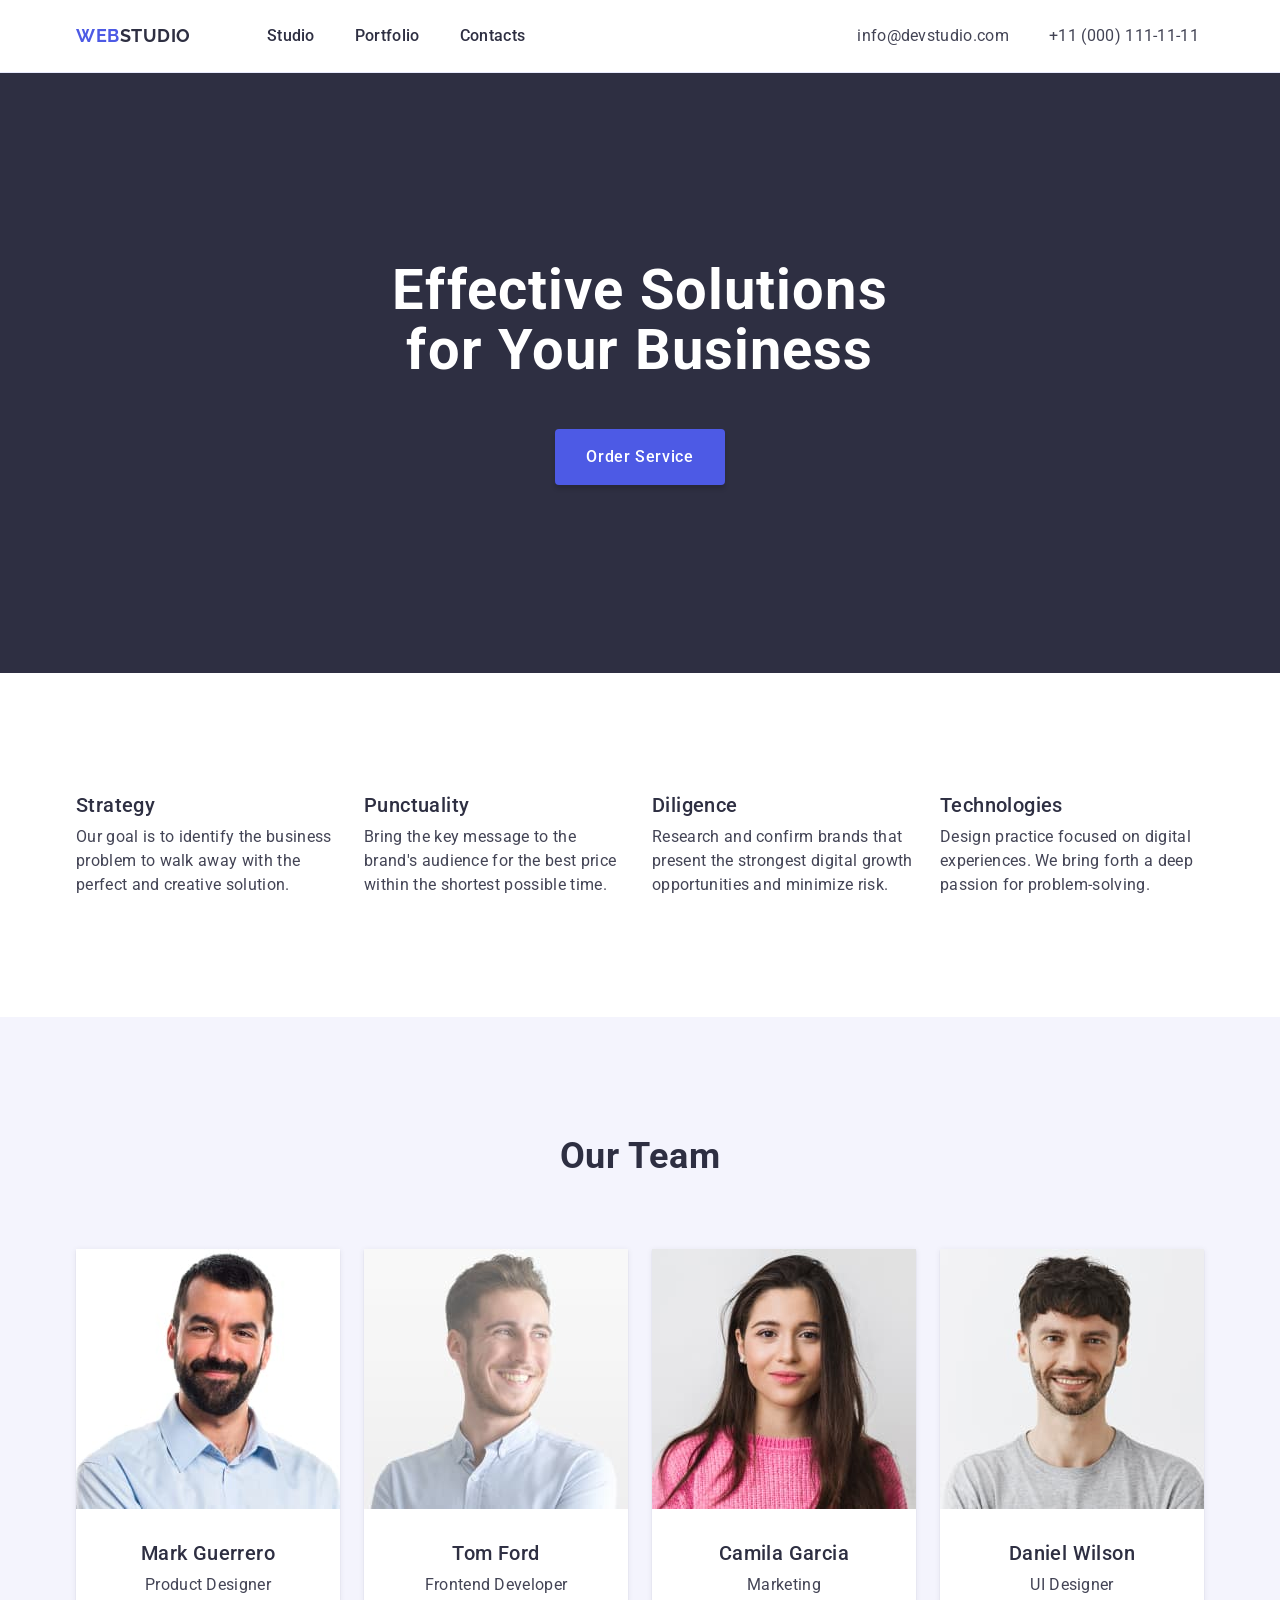
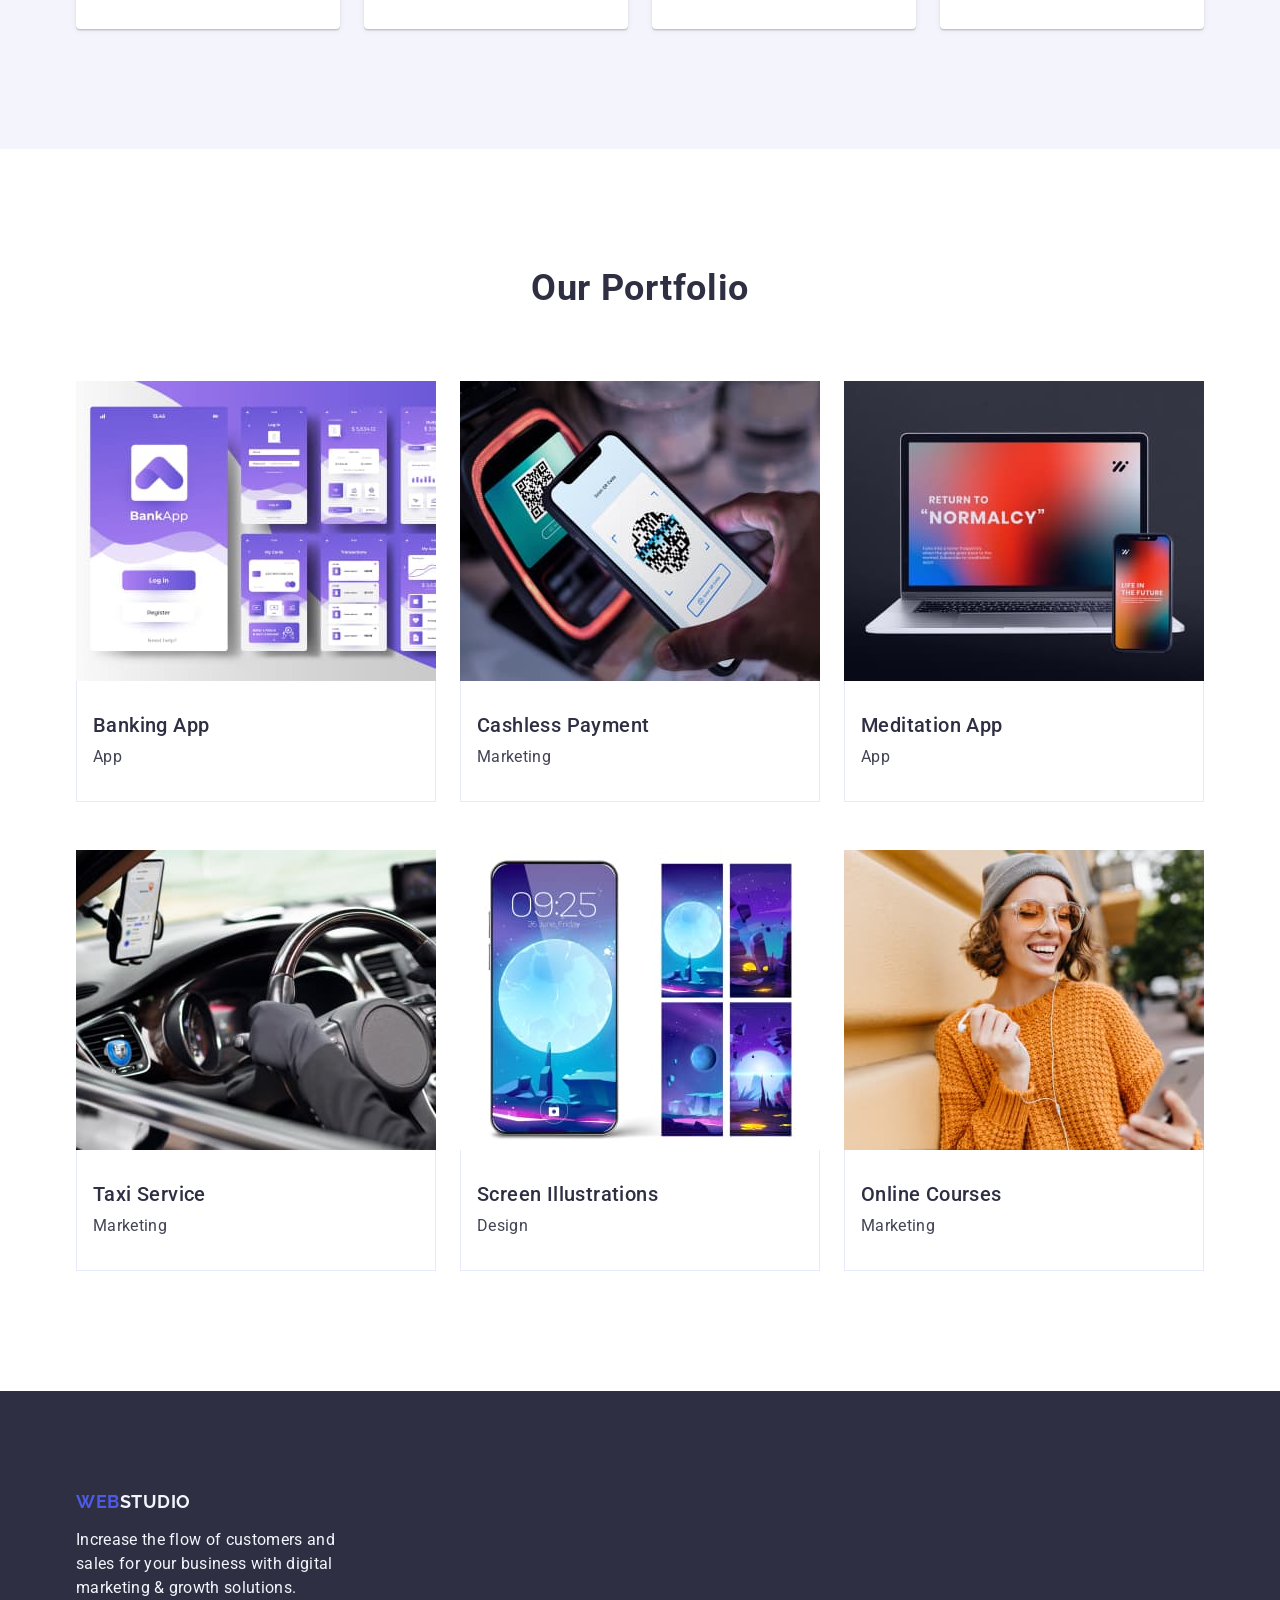
<file: index.html>
<!DOCTYPE html>
<html lang="en">
  <head>
    <meta charset="UTF-8">
    <meta name="viewport" content="width=device-width, initial-scale=1.0">
    <link rel="preconnect" href="https://fonts.googleapis.com">
    <link rel="preconnect" href="https://fonts.gstatic.com" crossorigin>
    <link href="https://fonts.googleapis.com/css2?family=Raleway:wght@700&family=Roboto:wght@400;500;700&display=swap" rel="stylesheet">
    <link
      rel="stylesheet"
      href="https://cdnjs.cloudflare.com/ajax/libs/modern-normalize/2.0.0/modern-normalize.min.css">
    <link rel="stylesheet" href="./css/styles.css">
    <title>Document</title>
  </head>

  <body>

    <!-- Header section -->
    <header class="header">
      <div class="container">
      <nav class="header__menu">
        <a class="logo" href="./index.html"
          >Web<span class="logo__header">Studio</span></a>
        <ul class="header__list">
          <li class="header__item">
            <a class="header__link header__link--effect" href="./index.html"
              >Studio</a
            >
          </li>
          <li class="header__item">
            <a class="header__link header__link--effect" href="">Portfolio</a>
          </li>
          <li class="header__item">
            <a class="header__link header__link--effect" href="">Contacts</a>
          </li>
        </ul>
      </nav>
      <address class="header__address">
        <ul class="address__list">
          <li class="address__item">
            <a class="address__link address__link--effect" href="mailto:info@devstudio.com"
              >info@devstudio.com
            </a>
          </li>
          <li class="address__item">
            <a class="address__link address__link--effect" href="tel:+110001111111"
              >+11 (000) 111-11-11
            </a>
          </li>
        </ul>
      </address>
    </div>
    </header>


    <!-- Unique content -->
    <main class="main">


      <!-- Hero section -->
      <section class="hero">
        <div class="container">
        <h1 class="hero__title">Effective Solutions for Your Business</h1>
        <button class="hero__button hero__button--effect" type="button">Order Service</button>
      </div>
      </section>


      <!-- Our Benefits section -->
      <section class="benefits section">
        <div class="container">
        <h2 class="title visually-hidden">Our benefits</h2>
        <ul class="benefits__list">
          <li class="benefits__item">
            <h3 class="benefits__subtitle">Strategy</h3>
            <p class="benefits__text">
              Our goal is to identify the business problem to walk away with the
              perfect and creative solution.
            </p>
          </li>
          <li class="benefits__item">
            <h3 class="benefits__subtitle">Punctuality</h3>
            <p class="benefits__text">
              Bring the key message to the brand's audience for the best price
              within the shortest possible time.
            </p>
          </li>
          <li class="benefits__item">
            <h3 class="benefits__subtitle">Diligence</h3>
            <p class="benefits__text">
              Research and confirm brands that present the strongest digital
              growth opportunities and minimize risk.
            </p>
          </li>
          <li class="benefits__item">
            <h3 class="benefits__subtitle">Technologies</h3>
            <p class="benefits__text">
              Design practice focused on digital experiences. We bring forth a
              deep passion for problem-solving.
            </p>
          </li>
        </ul>
      </div>
      </section>


      <!-- Our Team section -->
      <section class="team section">
        <div class="container">
        <h2 class="title">Our Team</h2>
        <ul class="team__list">
          <li class="team__item">
            <img class="team__img" src="./images/Product_Designer.jpg" alt="Product Designer" width="264">
            <div class="card__content">
              <h3 class="team__subtitle">Mark Guerrero</h3>
              <p class="team__text">Product Designer</p>
            </div>
          </li>
          <li class="team__item">
            <img class="team__img" src="./images/Frontend_Developer.jpg" alt="Frontend Developer" width="264">
            <div class="card__content">
              <h3 class="team__subtitle">Tom Ford</h3>
              <p class="team__text">Frontend Developer</p>
            </div>
          </li>
          <li class="team__item">
            <img class="team__img" src="./images/Marketing.jpg" width="264" alt="Marketing">
            <div class="card__content">
              <h3 class="team__subtitle">Camila Garcia</h3>
              <p class="team__text">Marketing</p>
            </div>
          </li>
          <li class="team__item">
            <img class="team__img" src="./images/UI_Designer.jpg" alt="UI Designer" width="264">
            <div class="card__content">
              <h3 class="team__subtitle">Daniel Wilson</h3>
              <p class="team__text">UI Designer</p>
            </div>
          </li>
        </ul>
      </div>
      </section>


      <!-- Our Portfolio section -->
      <section class="portfolio section">
        <div class="container">
        <h2 class="title">Our Portfolio</h2>
        <ul class="portfolio__list">
          <li class="portfolio__item">
            <img class="portfolio__img" src="./images/Banking_App.jpg" alt="Banking App" width="360">
            <div class="card__content">
              <h3 class="portfolio__subtitle">Banking App</h3>
              <p class="portfolio__text">App</p>
            </div>
          </li>
          <li class="portfolio__item">
            <img class="portfolio__img" src="./images/Cashless_Payment.jpg" alt="Cashless Payment" width="360">
            <div class="card__content">
              <h3 class="portfolio__subtitle">Cashless Payment</h3>
              <p class="portfolio__text">Marketing</p>
            </div>
          </li>
          <li class="portfolio__item">
            <img class="portfolio__img" src="./images/Meditation_App.jpg" alt="Meditation App" width="360">
            <div class="card__content">
              <h3 class="portfolio__subtitle">Meditation App</h3>
              <p class="portfolio__text">App</p>
            </div>
          </li>
          <li class="portfolio__item">
            <img class="portfolio__img" src="./images/Taxi_Service.jpg" alt="Taxi Service" width="360">
            <div class="card__content">
              <h3 class="portfolio__subtitle">Taxi Service</h3>
              <p class="portfolio__text">Marketing</p>
            </div>
          </li>
          <li class="portfolio__item">
            <img class="portfolio__img" src="./images/Screen_Illustrations.jpg" alt="Screen Illustrations" width="360">
              <div class="card__content">
              <h3 class="portfolio__subtitle">Screen Illustrations</h3>
            <p class="portfolio__text">Design</p>
            </div>
          </li>
          <li class="portfolio__item">
            <img class="portfolio__img" src="./images/Online_Courses.jpg" alt="Online Courses" width="360">
            <div class="card__content">
              <h3 class="portfolio__subtitle">Online Courses</h3>
              <p class="portfolio__text">Marketing</p>
            </div>
          </li>
        </ul>
      </div>
      </section>
    </main>


    <!-- Footer section -->
    <footer class="footer">
      <div class="container">
        <a class="logo" href="./index.html"
          >Web<span class="logo__footer">Studio</span></a
        >
        <p class="footer__text">
          Increase the flow of customers and sales for your business with digital
          marketing & growth solutions.
        </p>
      </div>
    </footer>
  </body>
</html>
</file>
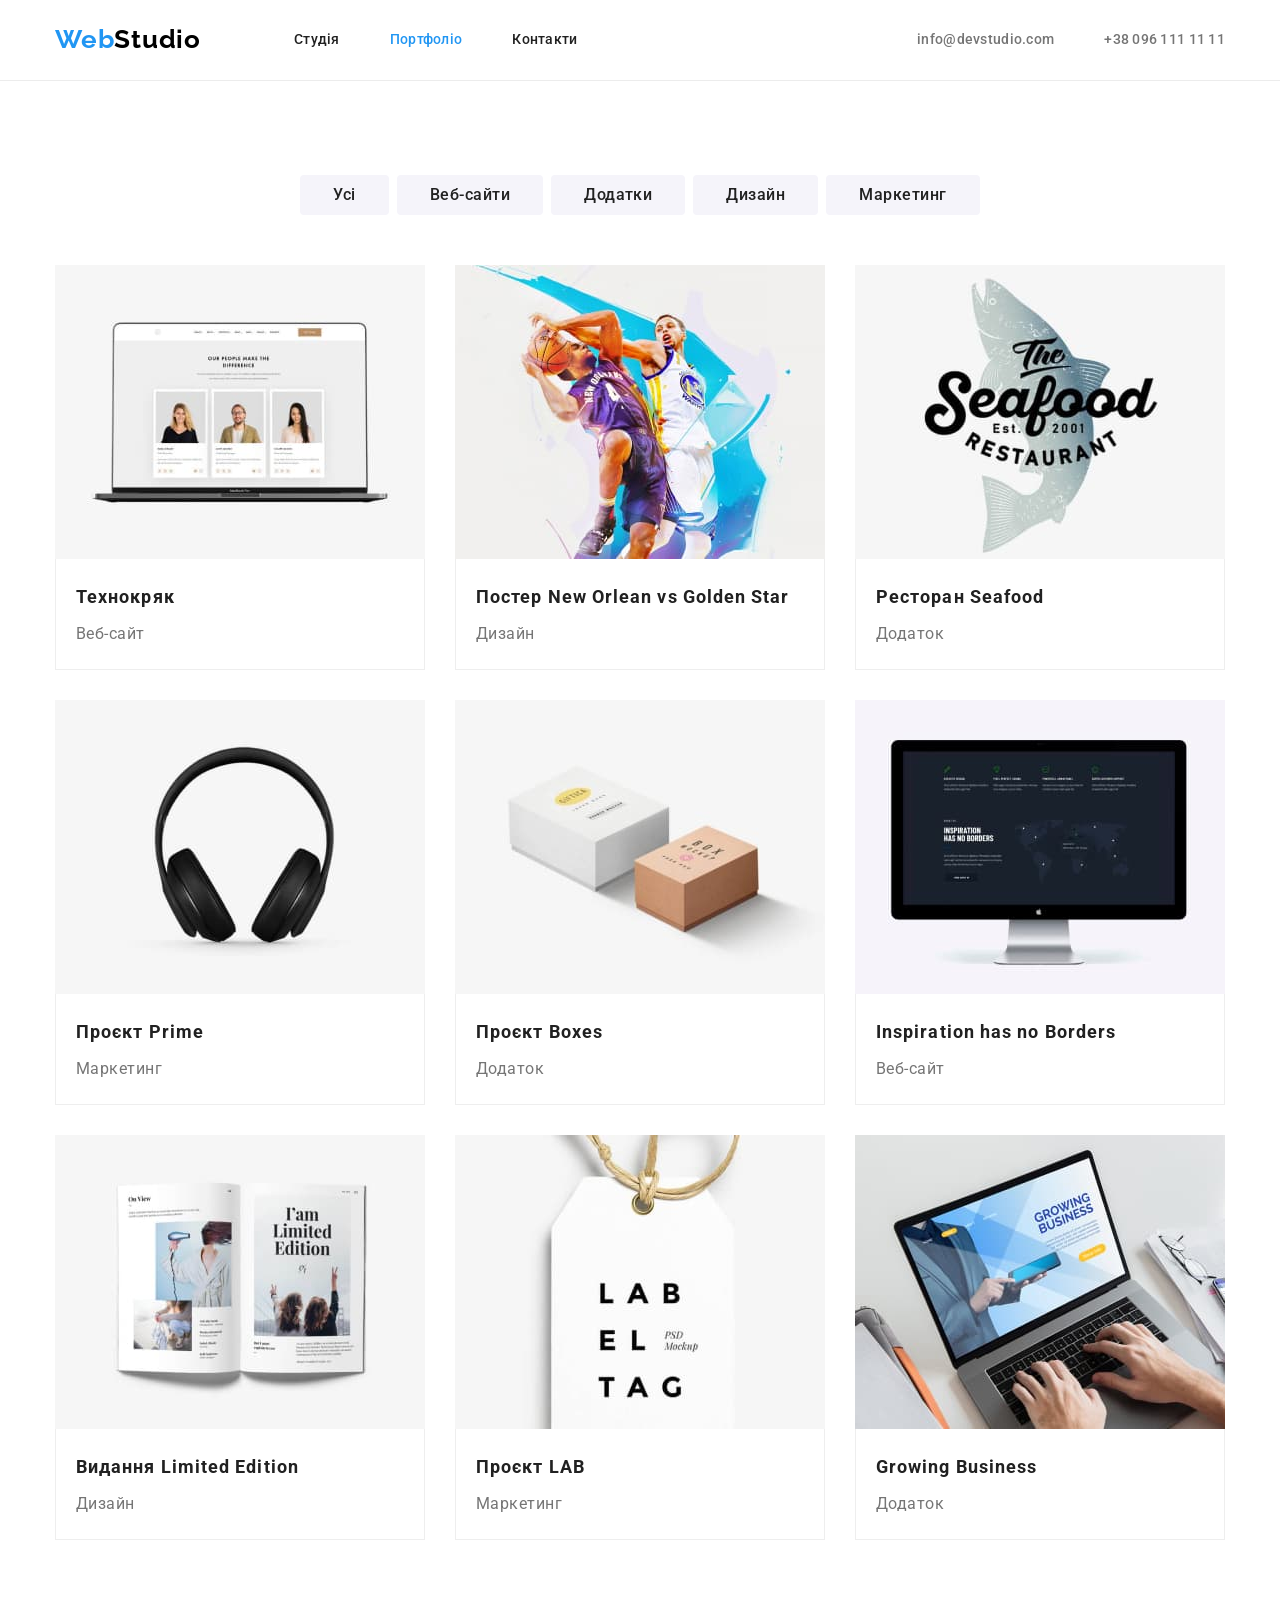
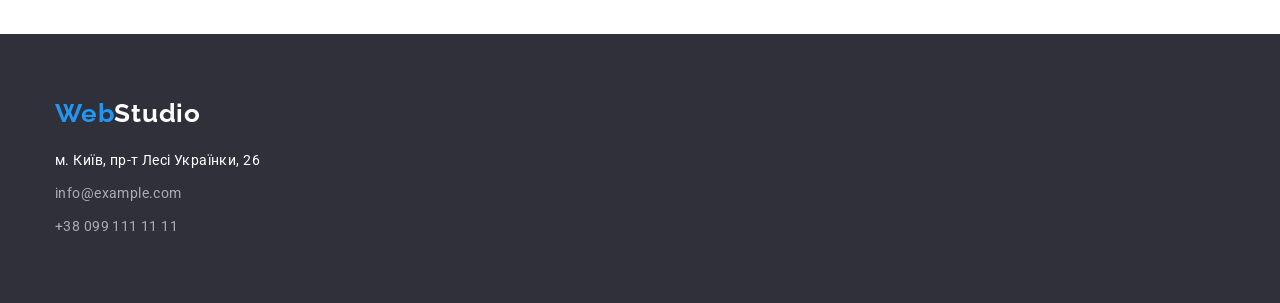
<file: portfolio.html>
<!DOCTYPE html>
<html lang="uk">
   <head>
      <meta charset="UTF-8">
      <meta http-equiv="X-UA-Compatible" content="IE=edge">
      <meta name="viewport" content="width=device-width, initial-scale=1.0">
      <title>Портфоліо</title>
      <link rel="stylesheet" href="https://fonts.googleapis.com/css2?family=Raleway:wght@700&family=Roboto:wght@400;500;700;900&display=swap">
      <link rel="stylesheet" href="https://cdnjs.cloudflare.com/ajax/libs/modern-normalize/1.1.0/modern-normalize.min.css">
      <link rel="stylesheet" href="https://cdnjs.cloudflare.com/ajax/libs/modern-normalize/1.1.0/modern-normalize.min.css">
      <link rel="stylesheet" href="./css/style.css">
   </head>
   <body class="page-portfolio">
      
      <!-- Site header -->
      <header class="page-header">
         <div class="page-header container">
            <a href="./index.html" class="logo" lang="en"> <span class="logo first-part">Web</span>Studio</a>
            <nav class="site-nav">
               <ul class="site-nav-list">
                  <li class="site-nav-list item">
                     <a href="./index.html" class="site-nav-list link">Студія</a>
                  </li>
                  <li class="site-nav-list item">
                     <a href="" class="site-nav-list link current">Портфоліо</a>
                  </li>
                  <li class="site-nav-list item">
                     <a href="" class="site-nav-list link">Контакти</a>
                  </li>
               </ul>
            </nav>
            <ul class="contact-list">
               <li class="contact-list item">
                  <a href="mailto:info@devstudio.com" class="contact-list link">info@devstudio.com</a>
               </li>
               <li class="contact-list item">
                  <a href="tel:+380961111111" class="contact-list link">+38 096 111 11 11</a>
               </li>
            </ul>
         </div>
      </header>
      <main>
         <section class="portfolio">
            <div class="portfolio container">
            <h1 class="portfolio-header">Портфоліо</h1>
                  <!-- Filter section-->
                  <ul class="filter-list">
                     <li class="filter-item">
                        <button type="button" class="button filter">
                           Усі
                        </button>
                     </li>
                     <li class="filter-item">
                        <button type="button" class="button filter">
                           Веб-сайти
                        </button>
                     </li>
                     <li class="filter-item">
                        <button type="button" class="button filter">
                           Додатки
                        </button>
                     </li>
                     <li class="filter-item">
                        <button type="button" class="button filter">
                           Дизайн
                        </button>
                     </li>
                     <li class="filter-item">
                        <button type="button" class="button filter">
                           Маркетинг
                        </button>
                     </li>
                  </ul>

                  <!-- Portfolio section-->
                  <ul class="portfolio-list">
                     <li class="portfolio-list-item">
                        <a href="" class="portfolio-list-link">  
                           <img class="portfolio-list-img" src="./images/web_site.jpg" alt="Веб сайт" width="370">
                           <div class="card">
                              <h2 class="portfolio-list-title">Технокряк</h2>
                              <p class="portfolio-list-text">Веб-сайт</p>
                           </div>
                        </a>
                     </li>
                     <li class="portfolio-list-item">
                        <a href="" class="portfolio-list-link">
                           <img class="portfolio-list-img" src="./images/design.jpg" alt="Дизайн" width="370">
                           <div class="card">
                              <h2 class="portfolio-list-title">Постер New Orlean vs Golden Star</h2>
                              <p class="portfolio-list-text">Дизайн</p>
                           </div>
                        </a>
                     </li>
                     <li class="portfolio-list-item">
                           <a href=""class="portfolio-list-link">
                              <img class="portfolio-list-img" src="./images/application.jpg" alt="Дизайн" width="370">
                              <div class="card" >
                                 <h2 class="portfolio-list-title">Ресторан Seafood</h2>
                                 <p class="portfolio-list-text">Додаток</p>
                              </div>
                           </a>
                     </li>
                     <li class="portfolio-list-item">
                        <a href="" class="portfolio-list-link">
                           <img class="portfolio-list-img" src="./images/marketing_2.jpg" alt="Маркетинг" width="370">
                           <div class="card" >
                              <h2 class="portfolio-list-title">Проєкт Prime</h2>
                              <p class="portfolio-list-text">Маркетинг</p>
                           </div>
                        </a>
                     </li>
                     <li class="portfolio-list-item">
                        <a href="" class="portfolio-list-link">
                           <img class="portfolio-list-img" src="./images/application_2.jpg" alt="Додаток" width="370">
                           <div class="card" >
                              <h2 class="portfolio-list-title">Проєкт Boxes</h2>
                              <p class="portfolio-list-text">Додаток</p>
                           </div>
                        </a>
                     </li>
                     <li class="portfolio-list-item">
                        <a href="" class="portfolio-list-link">
                           <img class="portfolio-list-img" src="./images/web_site_2.jpg" alt="Веб-сайт" width="370">
                           <div class="card" >
                              <h2 lang="en" class="portfolio-list-title">Inspiration has no Borders</h2>
                              <p class="portfolio-list-text">Веб-сайт</p>
                           </div>
                        </a>
                     </li>
                     <li class="portfolio-list-item">
                        <a href="" class="portfolio-list-link">
                           <img class="portfolio-list-img" src="./images/design_2.jpg" alt="Дизайн" width="370">
                           <div class="card" >
                              <h2 class="portfolio-list-title">Видання Limited Edition</h2>
                              <p class="portfolio-list-text">Дизайн</p>
                           </div>
                        </a>
                     </li>
                     <li class="portfolio-list-item">
                        <a href="" class="portfolio-list-link">
                           <img class="portfolio-list-img" src="./images/marketing_3.jpg" alt="Маркетинг" width="370">
                           <div class="card" >
                              <h2 class="portfolio-list-title">Проєкт LAB</h2>
                              <p class="portfolio-list-text">Маркетинг</p>
                           </div>
                        </a>
                     </li>
                     <li class="portfolio-list-item">
                        <a href="" class="portfolio-list-link">
                           <img class="portfolio-list-img" src="./images/application_3.jpg" alt="Додаток">
                           <div class="card" >
                              <h2 lang="en" class="portfolio-list-title">Growing Business</h2>
                              <p class="portfolio-list-text">Додаток</p>
                           </div>
                        </a>
                     </li>
                  </ul>
            </div>
         </section>
      </main>
      <!-- Contact section -->
      <footer class="page-footer">
         <div class="page-footer container">
            <a href="./index.html" class="page-footer logo"> <span class="logo first-part">Web</span>Studio</a>
            <address class="contact">
               <ul class="footer-contact-list">
                  <li class="footer-contact-list item">
                     <a href="https://goo.gl/maps/CPtrU1FHBa2aNyZL9" target="_blank" rel="noopener noreferrer nofollow" class="footer-contact-list-link location"> м. Київ,
                        пр-т Лесі Українки, 26</a>
                  </li>
                  <li class="footer-contact-list item">
                     <a href="mailto:info@example.com" class="footer-contact-list-link">info@example.com</a>
                  </li>
                  <li class="footer-contact-list item">
                     <a href="tel:+380991111111" class="footer-contact-list-link">+38 099 111 11 11</a>
                  </li>
               </ul>
            </address>
         </div>
      </footer>
   </body>
</html>
</file>
<file: css/styles.css>
/* Reset styles */
   h1, h2, h3, h4, h5, h6, p {
      margin: 0;
   }

   ul, ol  {
   list-style-type: none;
   margin: 0;
   padding: 0;
   }

   a {
   color: currentColor;
   text-decoration: none;
   }
   
   button {
      font-family: inherit;
   color: currentColor;
   background-color: transparent;
   cursor: pointer;
   }
   
   img {
   display: block;
   max-width: 100%;
   height: auto;
   }


/* Common styles */

body {font-family:"Roboto", sans-serif; 
   background-color: #FFFFFF;
   color: #434455;
}

h2 {
   text-align: center;
   color: #2E2F42;
   font-size: 36px;
   font-weight: 700;
   line-height: 1.11;
   letter-spacing: 0.72px;
   text-transform: capitalize;
}

h3 {
   color: #2E2F42;
   font-size: 20px;
   font-weight: 500;
   line-height: 1.2;
   letter-spacing: 0.4px;
}

p {
   font-size: 16px;
   font-weight: 400;
   line-height: 1.5;
   letter-spacing: 0.32px;
}

.container {
   width: 1158px;
   padding-right: 15px;
   padding-left: 15px;
   margin-right: auto;
   margin-left: auto;
}

.section {
   padding-top: 120px;
   padding-bottom: 120px;
}

.card__content {
   padding-top: 32px;
   padding-bottom: 32px;
}

.visually-hidden {
   position: absolute;
   width: 1px;
   height: 1px;
   margin: -1px;
   border: 0;
   padding: 0;
   white-space: nowrap;
   clip-path: inset(100%);
   clip: rect(0 0 0 0);
   overflow: hidden;
}


 /* Header section */

.header {
   border-bottom: 1px solid #e7e9fc
}

.header .container {
   display: flex;
   align-items: center;
}

.header__menu {
   display: flex;
   align-items: center;
}

.logo {
   display: block;
   margin-right: 76px;

   color: #4D5AE5;
   font-family: "Raleway", sans-serif;
   font-weight: 700;
   font-size: 18px;
   line-height: 1.17;
   letter-spacing: 0.54px;
   text-transform: uppercase;
}

.logo__header {
   color: #2E2F42;
}

.header__list {
   display: flex;
   margin-right: 332px;
}

.header__item {
   margin-right: 40px;
   
}

.header__item:last-child {
   margin-right: 0;
}

.header__link {
   display: block;
   padding-top: 24px;
   padding-bottom: 24px;

   color: #2E2F42;
   font-size: 16px;
   font-weight: 500;
   line-height: 1.5;
   letter-spacing: 0.32px;
}

.header__link--effect:focus,
.header__link--effect:hover {
   color: #404bbf;
}

address {
   font-style: normal;
} 

.address__list {
   display: flex;
   gap: 40px;
}

.address__link {
   display: block;
   padding-top: 24px;
   padding-bottom: 24px;
}

.address__link--effect:focus,
.address__link--effect:hover {
   color:#404bbf;
}

.address__link, .benefits__text, .team__text, .portfolio__text {
   color: #434455;
   font-size: 16px;
   line-height: 1.5;
   letter-spacing: 0.32px;
}


/* Hero section */
.hero {
   padding-top: 188px;
   padding-bottom: 188px;
   
   text-align: center;

   background-color: #2E2F42;
}

.hero .container {
   padding-top: 0;
   padding-bottom: 0;
}

.hero__title {
   max-width: 496px;
   margin-right: auto;
   margin-left: auto;
   margin-bottom: 48px;
   color: #FFF;
   font-size: 56px;
   font-weight: 700;
   line-height: 1.07;
   letter-spacing: 1.12px;
}

.hero__button {
   display: block;
   min-width: 169px;
   height: 56px;
   padding: 15px 31px;
   margin-right: auto;
   margin-left: auto;

   
   background-color: #4D5AE5;
   color: #FFF;
   font-size: 16px;
   font-weight: 500;
   line-height: 1.5;
   letter-spacing: 0.64px;
      
   cursor: pointer;

   border: none;
   border-radius: 4px;
   box-shadow: 0px 4px 4px 0px rgba(0, 0, 0, 0.15);
}

.hero__button--effect:focus,
.hero__button--effect:hover {
   background-color: #404BBF;
}

/* Our Benefits section */
.benefits__list {
   display: flex;
   gap: 24px;
}

.benefits__item {
   width: 264px;
}

.benefits__subtitle {
   margin-bottom: 8px;
}

/* Our Team section */
.team {
   background-color: #F4F4FD;
}

.team .title {
   margin-bottom: 72px;
}

.team__list {
   display: flex;
   gap: 24px;
}

.team__item {
   background-color: #FFFFFF;
   border-radius: 0px 0px 4px 4px;
   box-shadow: 0px 2px 1px 0px rgba(46, 47, 66, 0.08), 0px 1px 1px 0px rgba(46, 47, 66, 0.16), 0px 1px 6px 0px rgba(46, 47, 66, 0.08);
}

.team .card__content {
   text-align: center;
}

.team__subtitle {
   margin-bottom: 8px;
}


/* Our Portfolio section */

.portfolio .title {
   margin-bottom: 72px;
}

.portfolio__list {
   display: flex;
   flex-wrap: wrap;
   column-gap: 24px;
   row-gap: 48px;
}

.portfolio__item {
   width: calc((100% - 48px) / 3);
}

.portfolio .card__content {
   padding: 32px 16px;
   border: 1px solid #e7e9fc;
   border-top: none;
}

.portfolio__subtitle {
   margin-bottom: 8px;
}

/* Footer section */
.footer {
   background-color: #2E2F42;
   padding-top: 100px;
   padding-bottom: 100px;
}

.footer .logo {
   display: inline-block;
   margin-bottom: 16px;
}

.logo__footer {
   color: #F4F4FD;
}

.footer__text {
   width: 264px;
   color: #F4F4FD;
}
</file>
<file: css/style.css>
/* основной цвет текст #757575
вторичный цвет текста  #212121
белый цвет #FFFFFF
цвет ел адреса и телефона в футере rgba (255, 255, 255, 0.6)
цвет акцента #2196F3
цвет кнопок, цвет секции Наша команда #F5F4FA
цвет футера #2F303A */

/* * {outline: 1px solid tomato} */

:root { 
   --primery-text-color: #757575;
   --secondary-text-color: #212121;
   --accent-color: #2196F3;
   --footer-text-color: rgba (255, 255, 255, 0.6);
   --white-color: #FFFFFF;
   --footer-backround-color: #2F303A;
}

body {
   background-color: var(--white-color);
   color: var(--primery-text-color);

   font-family: 'Roboto', sans-serif;
   font-size: 14px;
   }

   h1,
   h2,
   h3,
   h4,
   h5,
   h6,
   p,
   ul {
      margin: 0;
      padding: 0;
   }


   .page-studio h2 {
   color: var(--secondary-text-color);
   font-weight: 700;
   font-size: 36px;
   line-height: 1.17;
   text-align: center;
   letter-spacing: 0.03em;
   }

/* Logo */
a.logo {
   display: block;
   margin-left: 0px;
   color:#000000;

   font-family: 'Raleway', sans-serif;
   font-weight: 700;
   font-size: 26px;
   line-height: 1.2;
   letter-spacing: 0.03em;
   text-decoration: none;
}

.page-footer .logo {
   color: var(--white-color);
}

.logo .first-part { 
   color: var(--accent-color);
}

/* Site header */
.page-header {
   font-weight: 500;
   font-size: 14px;
   line-height: 1.14;
   letter-spacing: 0.02em;
}

.container {
   width: 1200px;
   margin-left: auto;
   margin-right: auto;
   padding-left: 15px;
   padding-right: 15px;
}

.page-header.container {
   display: flex;
   align-items: center;

}

.site-nav {
   margin-left: 93px;
}

.site-nav-list {
   display: flex;
   margin-top: 0px;
   margin-bottom: 0px;

   list-style: none;
}

.site-nav-list .item {
   margin-right: 50px;
}

.site-nav-list .item:last-child {
   margin-right: 0px;
}

.site-nav-list .link {
   display: inline-block;
   margin-top: 0px;
   margin-bottom: 0px;
   padding-top: 32px;
   padding-bottom: 32px;

   color: var(--secondary-text-color);
   text-decoration: none;
}

.site-nav-list .link.current {
   color: var(--accent-color);
}

.page-header .link:hover,
.page-header .link:focus {
color: var(--accent-color);
}

.contact-list {
   display: flex;
   margin-top: 0px;
   margin-bottom: 0px;
   margin-left: auto;
   list-style: none;
}

.contact-list.item {
   margin-right: 50px;
}

.contact-list .item:last-child {
   margin-right: 0px;
}

.contact-list.link {
   margin-top: 0px;
   margin-bottom: 0px;
   padding-top: 32px;
   padding-bottom: 32px;
   color: var(--primery-text-color);
   text-decoration: none;
}

.contact-list .link:last-child {
   margin-right: 0px;
}

/* Сторінка Студія */
/* Hero section */
.hero {
   padding-top: 200px;
   padding-bottom: 200px;
   
   text-align: center;

   background-color: var(--footer-backround-color);
}
.hero.container {
   padding-top: 0;
   padding-bottom: 0;
}

.hero-title {
   margin-top: 0px;
   margin-bottom: 30px;
   margin-left: auto;
   margin-right: auto;
   max-width: 700px;

   color: var(--white-color);
   
   font-weight: 900;
   font-size: 44px;
   line-height: 1.36;
   letter-spacing: 0.06em;
   text-transform: uppercase;
}

.btn-hero {
   min-width: 215px;
   padding: 10px 32px;
   border-radius: 4px;
   border: 1px solid var(--accent-color);
   background-color: var(--accent-color);
   
   color: var(--white-color);

   font-weight: 700;
   font-size: 16px;
   line-height: 1.9;
   letter-spacing: 0.06em;

   cursor: pointer;
}

/* Features section */ 
.features {
   padding-top: 94px;
}
.features-title {
   position: absolute;
   width: 1px;
   height: 1px;
   margin: -1px;
   border: 0;
   padding: 0;

   white-space: nowrap;
   clip-path: inset(100%);
   clip: rect(0 0 0 0);
   overflow: hidden;
}

.features p {
   line-height: 1.7;
   letter-spacing: 0.03em;
}

.feature-list.title {
   margin-bottom: 10px;

   color: var(--secondary-text-color);
   font-weight: 700;
   font-size: 16px;
   line-height: 1.14;
   letter-spacing: 0.03em;
   text-transform: uppercase;
}

.features-list {
   list-style: none;
   display: flex;
}

.features-list.item {
   display: block;
   margin-right: 30px;
   width: 270px;
}

.features-list.item:nth-child(4n) {
   margin-right: 0;
}

/*  What we do section  */

.work {
   padding-top: 94px;
   padding-bottom: 94px;
}

.work.container {
   padding-top: 0;
   padding-bottom: 0;
}

.work-title {
   margin-bottom: 50px;
}

.work-list {
   display: flex;
   justify-content: center;
   margin: 0;
   padding: 0;
   list-style: none;
}

.work-item {
   display: block;
   margin-right: 30px;
}

.work-item:nth-child(3n) {
   margin-right: 0px;
}

.work-img {
   display: block;
}

/* Our team section  */
   .team {
   padding-top: 94px;
   padding-bottom: 94px;
   
   background-color: #F5F4FA;
}

.team.container {
   padding-top: 0px;
   padding-bottom: 0px;
}

   .team-title {
      margin-bottom: 50px;
}

   .team-list {
      display: flex;
      justify-content: center;
      margin: 0;
      padding: 0;
      list-style: none;
}

   .team-list.item {
      display: block;
      margin-right: 30px;

      text-align: center;
}

.team-list.img {
   display: block;
}

   .team-list.item:last-child {
      margin-right: 0px;
}

.team.members {
   padding-top: 30px;
   padding-bottom: 30px;
   
   background-color: var(--white-color);
}

.team-list-title {
      margin-bottom: 10px;
      
      color: var(--secondary-text-color);

      font-weight: 500;
      font-size: 16px;
      line-height: 1.19;
      letter-spacing: 0.03em;
}

   .team-list-text {
      color: var(--primery-text-color);

      font-size: 16px;
      line-height: 1.19;
      letter-spacing: 0.03em;
}

/* Contact section */
.page-footer {
   padding-top: 64px;
   padding-bottom: 64px;
   
   background-color: var(--footer-backround-color);
}

.page-footer.container {
   padding-top: 0px;
   padding-bottom: 0px;
}

a.page-footer.logo {
   display: block;
   margin-bottom: 20px;

   padding-top: 0px;
   padding-bottom: 0px;
}

.footer-contact-list {
   list-style: none;
}

.footer-contact-list.item {
margin-bottom: 9px;
}

.footer-contact-list.item:last-child {
   margin-bottom: 0;
}

.footer-contact-list-link {
   color: rgba(255, 255, 255, 0.6);
   text-decoration: none;
   font-style: normal;
   font-size: 14px;
   line-height: 1.7;
   letter-spacing: 0.03em;
}

.location {
   color: var(--white-color);
}


/* Сторінка Портфоліо */
/* Filter */

.page-header {
   border-bottom: 1px solid #ECECEC;
} 

.page-header.container {
   border: none;
}

.portfolio-header {
   display: none;
}

.portfolio {
   padding-top: 94px;
   padding-bottom: 94px;
}

.portfolio.container {
   padding-top: 0px;
   padding-bottom: 0px;
}

.filter-list {
   display: flex;
   justify-content: center;

   margin-bottom: 50px;

   list-style: none;
}

.filter-item {
   display: block;

   margin-right: 8px;
}

.filter-item:last-child {
   margin-right: 0px;
}

   .button {
   border-radius: 4px;
   padding: 6px 32px;
   border: 1px solid transparent;

   color: var(--secondary-text-color);
   font-weight: 500;
   font-size: 16px;
   line-height: 1.62;
   letter-spacing: 0.03em;

   background-color:#F5F4FA;

   cursor: pointer;
}

.filter:hover,
.filter:focus {
   color: var(--white-color);
   background-color: var(--accent-color);
}

/* Portfolio */
.portfolio-main.container {
   padding-top: 94px;
}

.portfolio-list {
   display: flex;
   flex-wrap: wrap;
}

.portfolio-list-item {
   display: block;
   margin-right: 30px;
   margin-bottom: 30px;

   background-color: var(--white-color);

   list-style: none;
}

.portfolio-list-item:nth-child(3n) {
   margin-right: 0px;
}

.portfolio-list-item:nth-last-child(-n+3) {
   margin-bottom: 0px;
}

.portfolio-list-title {
   color: var(--secondary-text-color);

   font-weight: 700;
   font-size: 18px;
   line-height: 2.0;
   letter-spacing: 0.06em;
}
.portfolio-list-link {
   color: var(--primery-text-color);

   font-size: 16px;
   line-height: 1.88;
   letter-spacing: 0.03em;

   text-decoration: none;
}

.portfolio-list-img {
   display: block;
  /*  margin-bottom: 20px; */
}

.portfolio-list-title {
   margin-bottom: 4px;
}

.card {
   padding: 20px 20px;

   border-right: 1px solid #EEEEEE;
   border-bottom: 1px solid #EEEEEE;
   border-left: 1px solid #EEEEEE;
}
</file>
